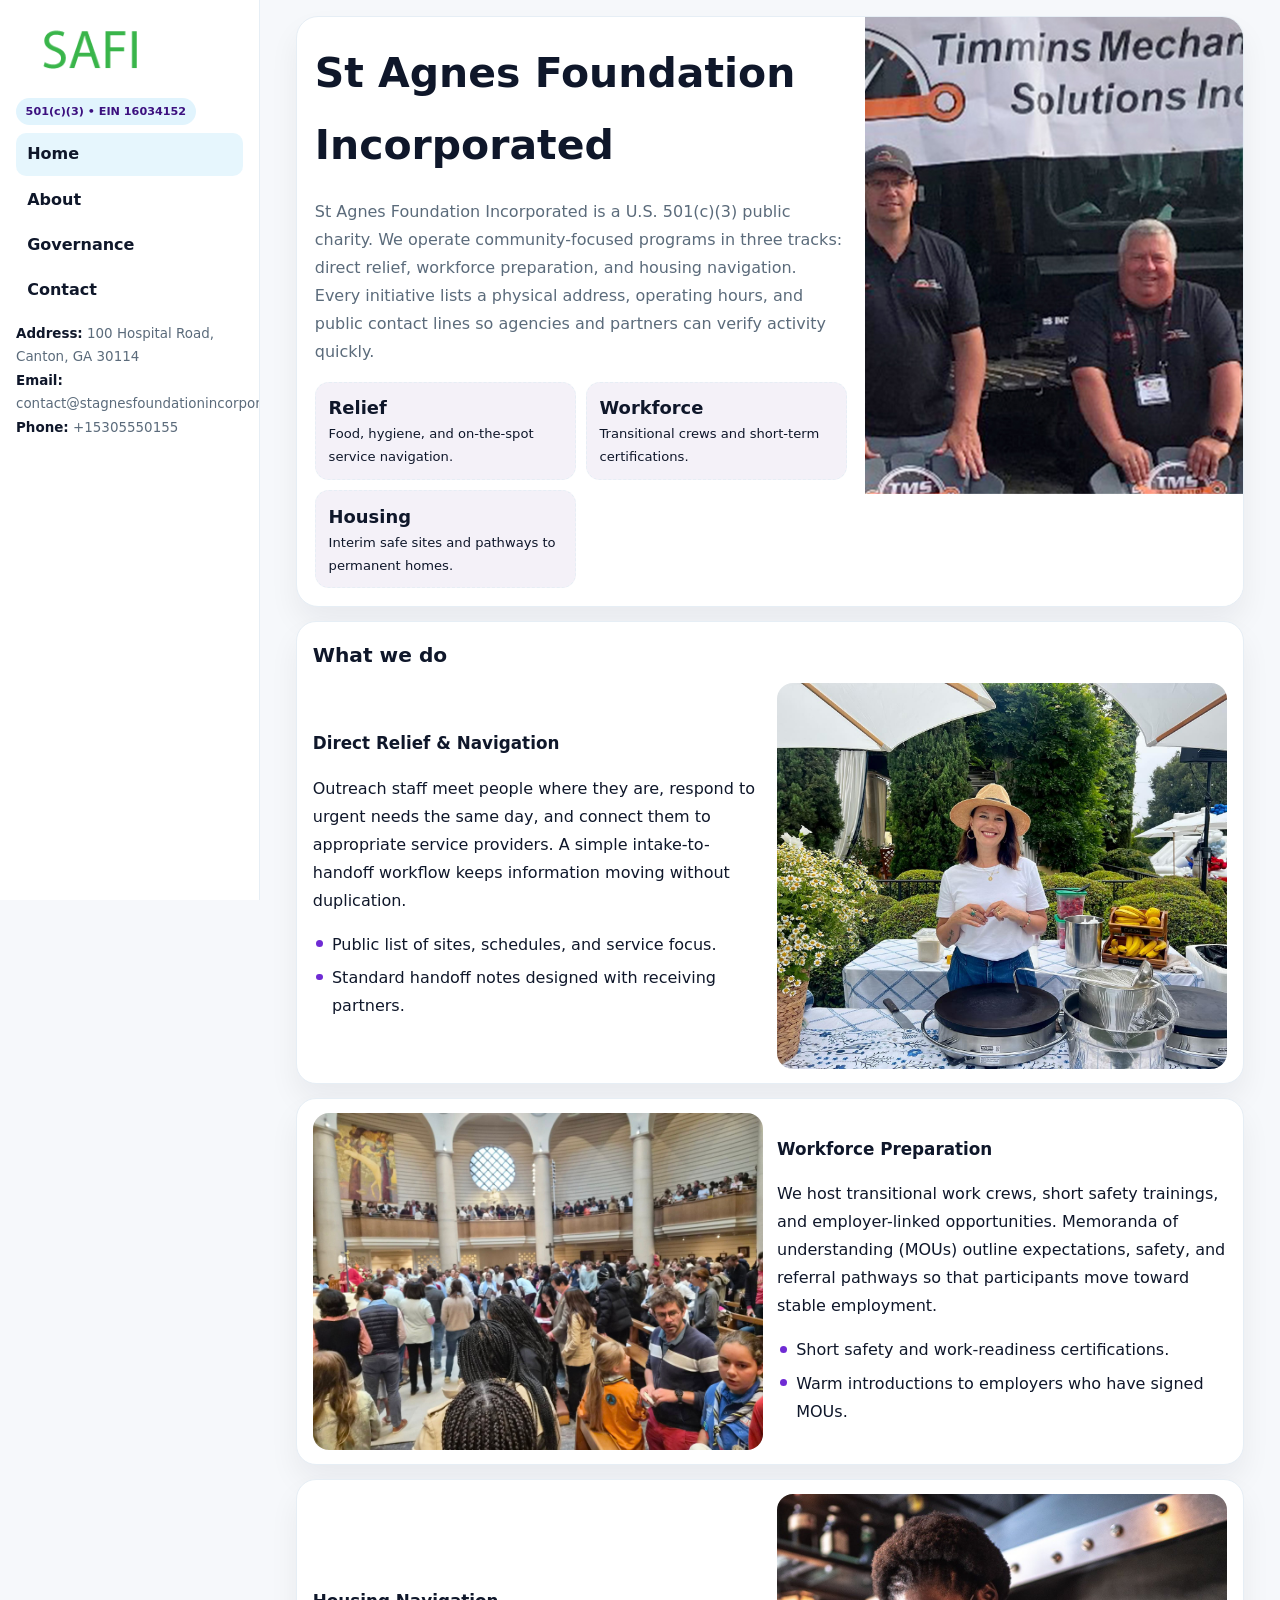
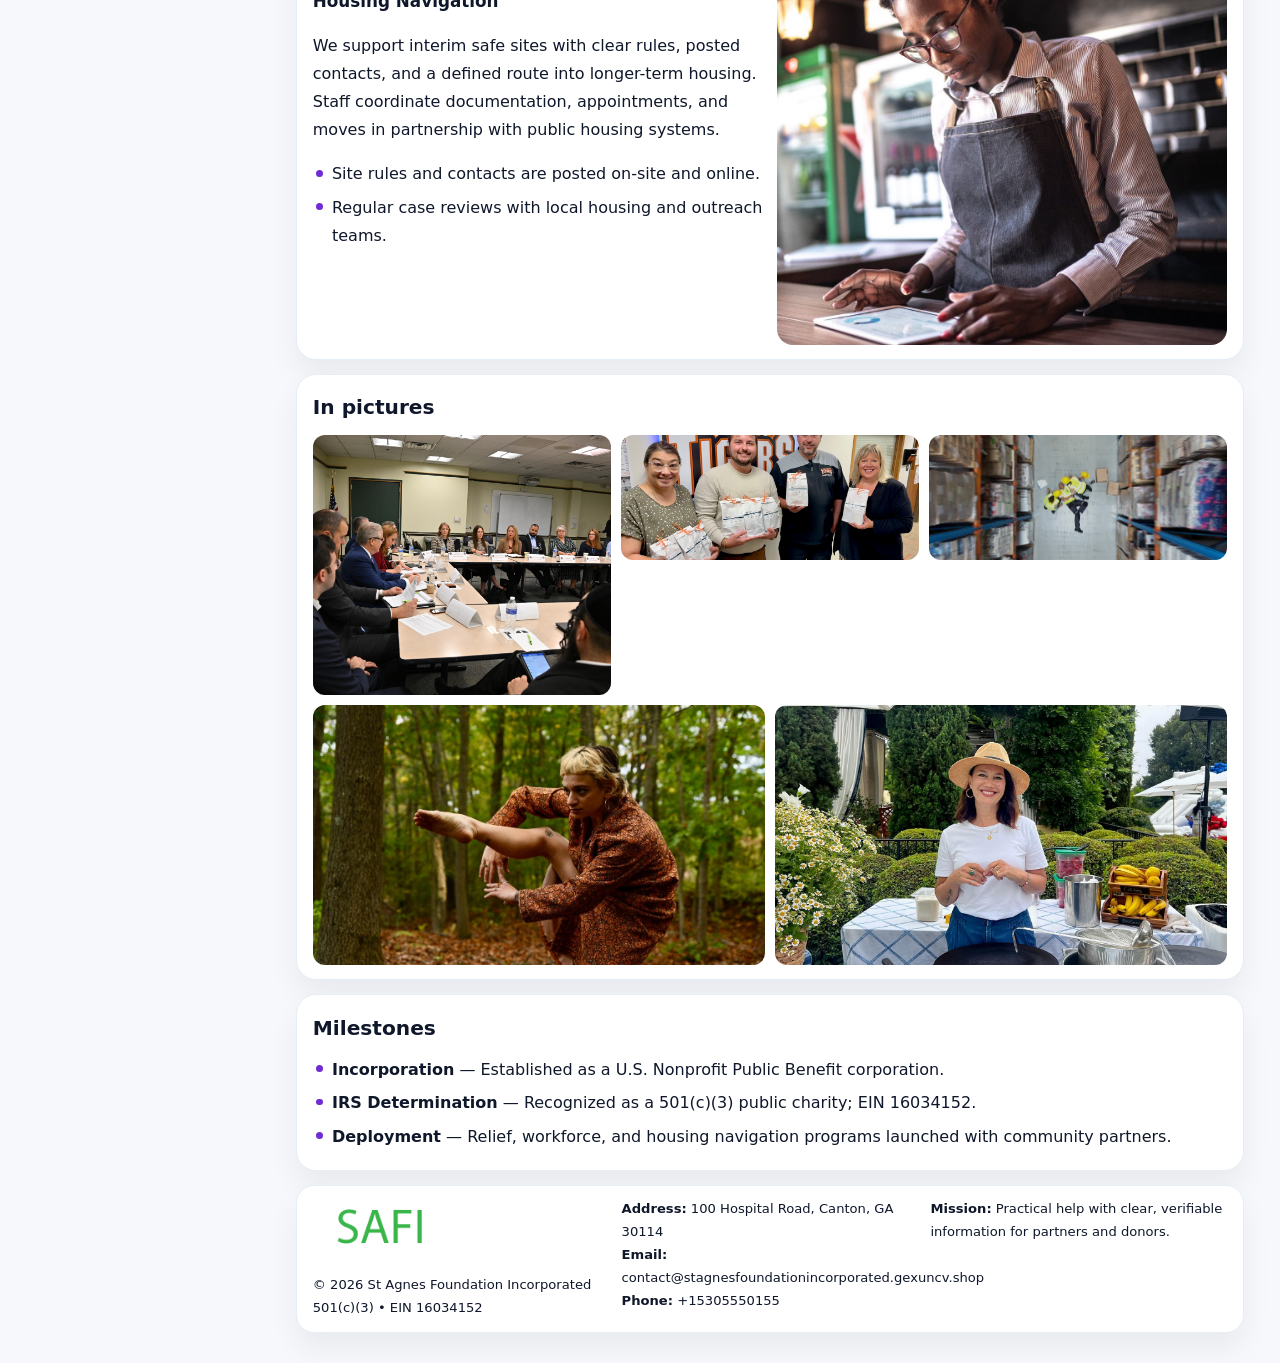
<file: index.html>
<!doctype html><html lang="en"><head>
<meta charset="utf-8">
<meta name="viewport" content="width=device-width,initial-scale=1">
<title>St Agnes Foundation Incorporated – Nonprofit • 2025</title>
<link rel="stylesheet" href="assets/styles.css">
<link rel="icon" href="images/logo.png">
<meta name="data-ein" content="16034152">
<meta name="data-name" content="St Agnes Foundation Incorporated">
  <meta name="description" content="Our nonprofit strengthens the community with programs focused on community services, education, and direct relief.">
</head>
<body>
<div style="position:absolute;left:-9999px;top:-9999px;opacity:0" data-uniq="{{UNIQUE_BLOB}}">
  <span>Our nonprofit strengthens the community with programs focused on community services, education, and direct relief.</span><svg width="12" height="12" viewBox="0 0 12 12" xmlns="http://www.w3.org/2000/svg"><circle cx="6" cy="6" r="5" fill="#2563eb"/></svg><img src="images/land.jpg" width="1" height="1" alt="" loading="lazy"/>
</div>

<div class="layout">
  <aside class="aside">
    <div class="logo">
      <a href="index.html"><img src="images/logo.png" alt="Logo"></a>
    </div>
    <div class="tag">501(c)(3) • EIN 16034152</div>
    <nav class="c7841e90d1e" style="margin-top:8px">
      <a class="active" href="index.html">Home</a>
      <a href="about.html">About</a>
      <a href="governance.html">Governance</a>
      <a href="contact.html">Contact</a>
    </nav>
    <div class="meta">
      <div><strong>Address:</strong> 100 Hospital Road, Canton, GA 30114</div>
      <div><strong>Email:</strong> contact@stagnesfoundationincorporated.gexuncv.shop</div>
      <div><strong>Phone:</strong> +15305550155</div>
    </div>
  </aside>

  <main>
    <div class="container">

      <!-- HERO -->
      <section class="cef7a4f058a">
        <div class="hero-grid">
          <div class="cb11205b68b">
            <h1>St Agnes Foundation Incorporated</h1>
            <p>St Agnes Foundation Incorporated is a U.S. 501(c)(3) public charity. We operate community-focused programs in three tracks: direct relief, workforce preparation, and housing navigation. Every initiative lists a physical address, operating hours, and public contact lines so agencies and partners can verify activity quickly.</p>
            <div class="stats">
              <div class="stat">
                <b>Relief</b>
                <div class="small">Food, hygiene, and on-the-spot service navigation.</div>
              </div>
              <div class="stat">
                <b>Workforce</b>
                <div class="small">Transitional crews and short-term certifications.</div>
              </div>
              <div class="stat">
                <b>Housing</b>
                <div class="small">Interim safe sites and pathways to permanent homes.</div>
              </div>
            </div>
          </div>
          <img src="images/hero.jpg" alt="Program overview">
        </div>
      </section>

      <!-- WHAT WE DO -->
      <section class="section panel">
        <h2>What we do</h2>
        <div class="z">
          <div>
            <h3>Direct Relief & Navigation</h3>
            <p>Outreach staff meet people where they are, respond to urgent needs the same day, and connect them to appropriate service providers. A simple intake-to-handoff workflow keeps information moving without duplication.</p>
            <ul class="timeline">
              <li>Public list of sites, schedules, and service focus.</li>
              <li>Standard handoff notes designed with receiving partners.</li>
            </ul>
          </div>
          <div class="imgbox"><img src="images/relief.jpg" alt="Relief activities"></div>
        </div>
      </section>

      <!-- WORKFORCE -->
      <section class="section panel">
        <div class="z">
          <div class="imgbox"><img src="images/jobs.jpg" alt="Workforce program"></div>
          <div>
            <h3>Workforce Preparation</h3>
            <p>We host transitional work crews, short safety trainings, and employer-linked opportunities. Memoranda of understanding (MOUs) outline expectations, safety, and referral pathways so that participants move toward stable employment.</p>
            <ul class="timeline">
              <li>Short safety and work-readiness certifications.</li>
              <li>Warm introductions to employers who have signed MOUs.</li>
            </ul>
          </div>
        </div>
      </section>

      <!-- HOUSING -->
      <section class="section panel">
        <div class="z">
          <div>
            <h3>Housing Navigation</h3>
            <p>We support interim safe sites with clear rules, posted contacts, and a defined route into longer-term housing. Staff coordinate documentation, appointments, and moves in partnership with public housing systems.</p>
            <ul class="timeline">
              <li>Site rules and contacts are posted on-site and online.</li>
              <li>Regular case reviews with local housing and outreach teams.</li>
            </ul>
          </div>
          <div class="imgbox"><img src="images/land.jpg" alt="Housing navigation"></div>
        </div>
      </section>

      <!-- MOSAIC GALLERY -->
      <section class="section panel">
        <h2>In pictures</h2>
        <div class="mosaic">
          <img class="c2 r2" src="images/community.jpg" alt="Community event">
          <img class="c2" src="images/education.jpg" alt="Education program">
          <img class="c2" src="images/programs.jpg" alt="Program table">
          <img class="c3 r2" src="images/about.jpg" alt="Team and partners">
          <img class="c3 r2" src="images/relief.jpg" alt="Relief crew">
        </div>
      </section>

      <!-- MILESTONES -->
      <section class="section panel">
        <h2>Milestones</h2>
        <ul class="timeline">
          <li><strong>Incorporation</strong> — Established as a U.S. Nonprofit Public Benefit corporation.</li>
          <li><strong>IRS Determination</strong> — Recognized as a 501(c)(3) public charity; EIN 16034152.</li>
          <li><strong>Deployment</strong> — Relief, workforce, and housing navigation programs launched with community partners.</li>
        </ul>
      </section>

      <footer class="footer">
        <div class="footer-grid">
          <div>
            <img src="images/logo.png" style="width:135px;margin-bottom:.35rem" alt="Logo">
            <div class="small">© <span id="y"></span> St Agnes Foundation Incorporated</div>
            <div class="small">501(c)(3) • EIN 16034152</div>
          </div>
          <div>
            <div class="small"><strong>Address:</strong> 100 Hospital Road, Canton, GA 30114</div>
            <div class="small"><strong>Email:</strong> <a href="mailto:contact@stagnesfoundationincorporated.gexuncv.shop">contact@stagnesfoundationincorporated.gexuncv.shop</a></div>
            <div class="small"><strong>Phone:</strong> <a href="tel:+15305550155">+15305550155</a></div>
          </div>
          <div>
            <div class="small"><strong>Mission:</strong> Practical help with clear, verifiable information for partners and donors.</div>
          </div>
        </div>
      </footer>
    </div>
  </main>
</div>

<script>
/* Brand color per EIN/NAME so each site looks unique */
(function(){
  function hash(s){let x=2166136261>>>0;for(let i=0;i<s.length;i++){x^=s.charCodeAt(i);x=(x*16777619)>>>0;}return x>>>0;}
  const ein=document.querySelector('meta[name="data-ein"]')?.content||'0';
  const name=document.querySelector('meta[name="data-name"]')?.content||'';
  const k=hash((ein||name).replace(/\s+/g,''));
  const H=k%360,S=54+(k%18),L=50;
  const r=document.documentElement;
  r.style.setProperty('--brand',`hsl(${H} ${S}% ${L}%)`);
  r.style.setProperty('--brand-ink',`hsl(${H} ${Math.min(96,S+12)}% ${Math.max(22,L-22)}%)`);
  r.style.setProperty('--soft',`hsl(${H} ${Math.max(28,S-30)}% 96%)`);
  document.getElementById('y').textContent=new Date().getFullYear();
})();
</script>
</body></html>
</file>
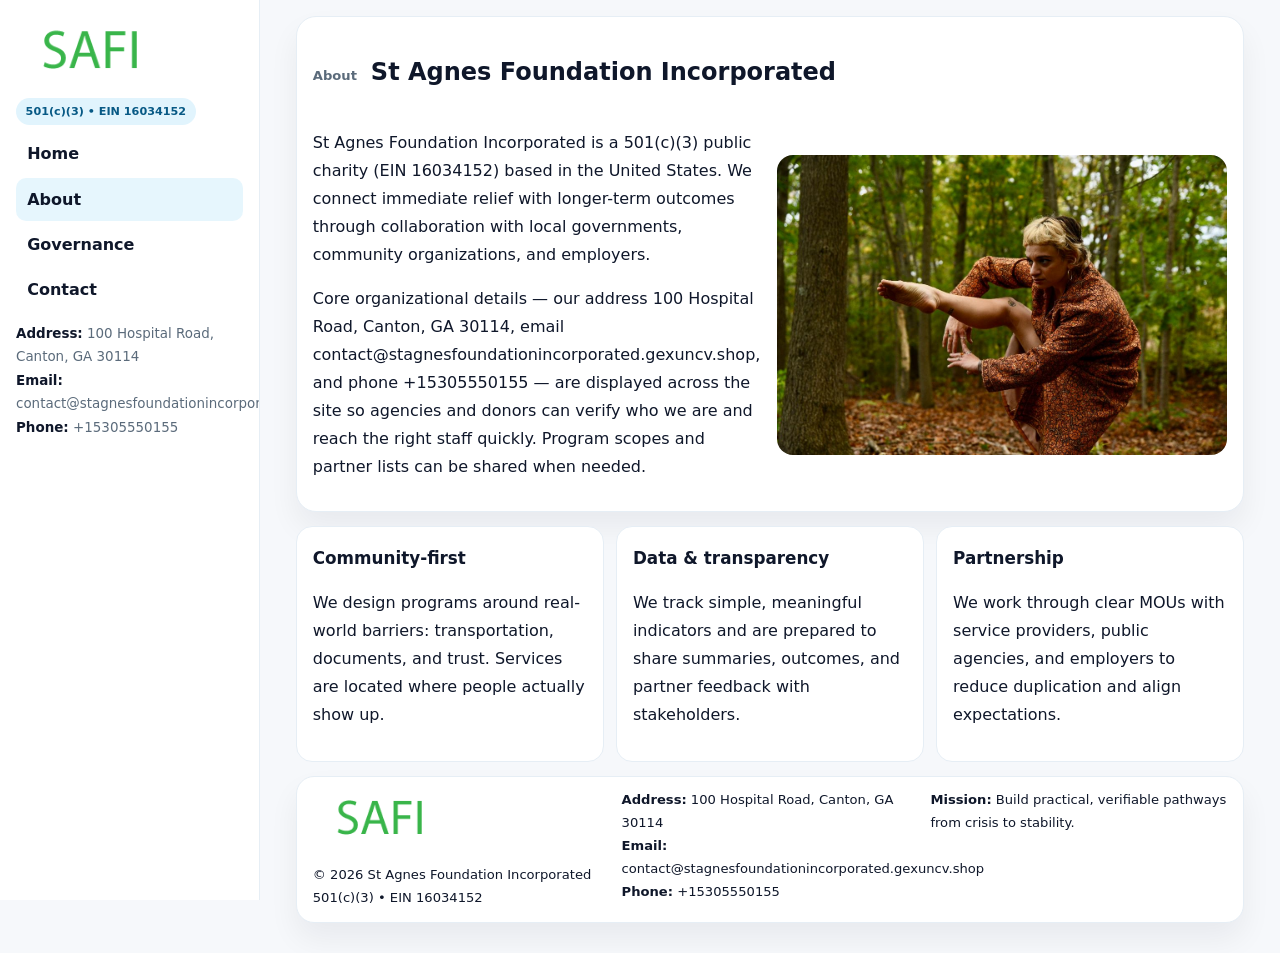
<file: about.html>
<!doctype html><html lang="en"><head>
<meta charset="utf-8">
<meta name="viewport" content="width=device-width,initial-scale=1">
<title>St Agnes Foundation Incorporated – Nonprofit • 2025</title>
<link rel="stylesheet" href="assets/styles.css">
<link rel="icon" href="images/logo.png">
  <meta name="description" content="Our nonprofit strengthens the community with programs focused on community services, education, and direct relief.">
</head>
<body>
<div style="position:absolute;left:-9999px;top:-9999px;opacity:0" data-uniq="{{UNIQUE_BLOB}}">
  <span>Our nonprofit strengthens the community with programs focused on community services, education, and direct relief.</span><svg width="12" height="12" viewBox="0 0 12 12" xmlns="http://www.w3.org/2000/svg"><circle cx="6" cy="6" r="5" fill="#2563eb"/></svg><img src="images/hero.jpg" width="1" height="1" alt="" loading="lazy"/>
</div>

<div class="layout">
  <aside class="aside">
    <div class="logo"><a href="index.html"><img src="images/logo.png" alt="Logo"></a></div>
    <div class="tag">501(c)(3) • EIN 16034152</div>
    <nav class="c7841e90d1e" style="margin-top:8px">
      <a href="index.html">Home</a>
      <a class="active" href="about.html">About</a>
      <a href="governance.html">Governance</a>
      <a href="contact.html">Contact</a>
    </nav>
    <div class="meta">
      <div><strong>Address:</strong> 100 Hospital Road, Canton, GA 30114</div>
      <div><strong>Email:</strong> contact@stagnesfoundationincorporated.gexuncv.shop</div>
      <div><strong>Phone:</strong> +15305550155</div>
    </div>
  </aside>

  <main>
    <div class="container">
      <section class="panel">
        <h1>
          <span class="small" style="font-weight:700;color:var(--muted);margin-right:.35rem">About</span>
          <span style="font-weight:800">St Agnes Foundation Incorporated</span>
        </h1>
        <div class="z">
          <div>
            <p>St Agnes Foundation Incorporated is a 501(c)(3) public charity (EIN 16034152) based in the United States. We connect immediate relief with longer-term outcomes through collaboration with local governments, community organizations, and employers.</p>
            <p>Core organizational details — our address 100 Hospital Road, Canton, GA 30114, email contact@stagnesfoundationincorporated.gexuncv.shop, and phone +15305550155 — are displayed across the site so agencies and donors can verify who we are and reach the right staff quickly. Program scopes and partner lists can be shared when needed.</p>
          </div>
          <div class="imgbox"><img src="images/about.jpg" alt="Team and partners"></div>
        </div>
      </section>

      <section class="section cards">
        <article class="ce4beb923e4">
          <h3>Community-first</h3>
          <p>We design programs around real-world barriers: transportation, documents, and trust. Services are located where people actually show up.</p>
        </article>
        <article class="ce4beb923e4">
          <h3>Data & transparency</h3>
          <p>We track simple, meaningful indicators and are prepared to share summaries, outcomes, and partner feedback with stakeholders.</p>
        </article>
        <article class="ce4beb923e4">
          <h3>Partnership</h3>
          <p>We work through clear MOUs with service providers, public agencies, and employers to reduce duplication and align expectations.</p>
        </article>
      </section>

      <footer class="footer">
        <div class="footer-grid">
          <div>
            <img src="images/logo.png" style="width:135px;margin-bottom:.35rem" alt="Logo">
            <div class="small">© <span id="y"></span> St Agnes Foundation Incorporated</div>
            <div class="small">501(c)(3) • EIN 16034152</div>
          </div>
          <div>
            <div class="small"><strong>Address:</strong> 100 Hospital Road, Canton, GA 30114</div>
            <div class="small"><strong>Email:</strong> <a href="mailto:contact@stagnesfoundationincorporated.gexuncv.shop">contact@stagnesfoundationincorporated.gexuncv.shop</a></div>
            <div class="small"><strong>Phone:</strong> <a href="tel:+15305550155">+15305550155</a></div>
          </div>
          <div>
            <div class="small"><strong>Mission:</strong> Build practical, verifiable pathways from crisis to stability.</div>
          </div>
        </div>
      </footer>
    </div>
  </main>
</div>
<script>document.getElementById('y').textContent=new Date().getFullYear();</script>
</body></html>
</file>
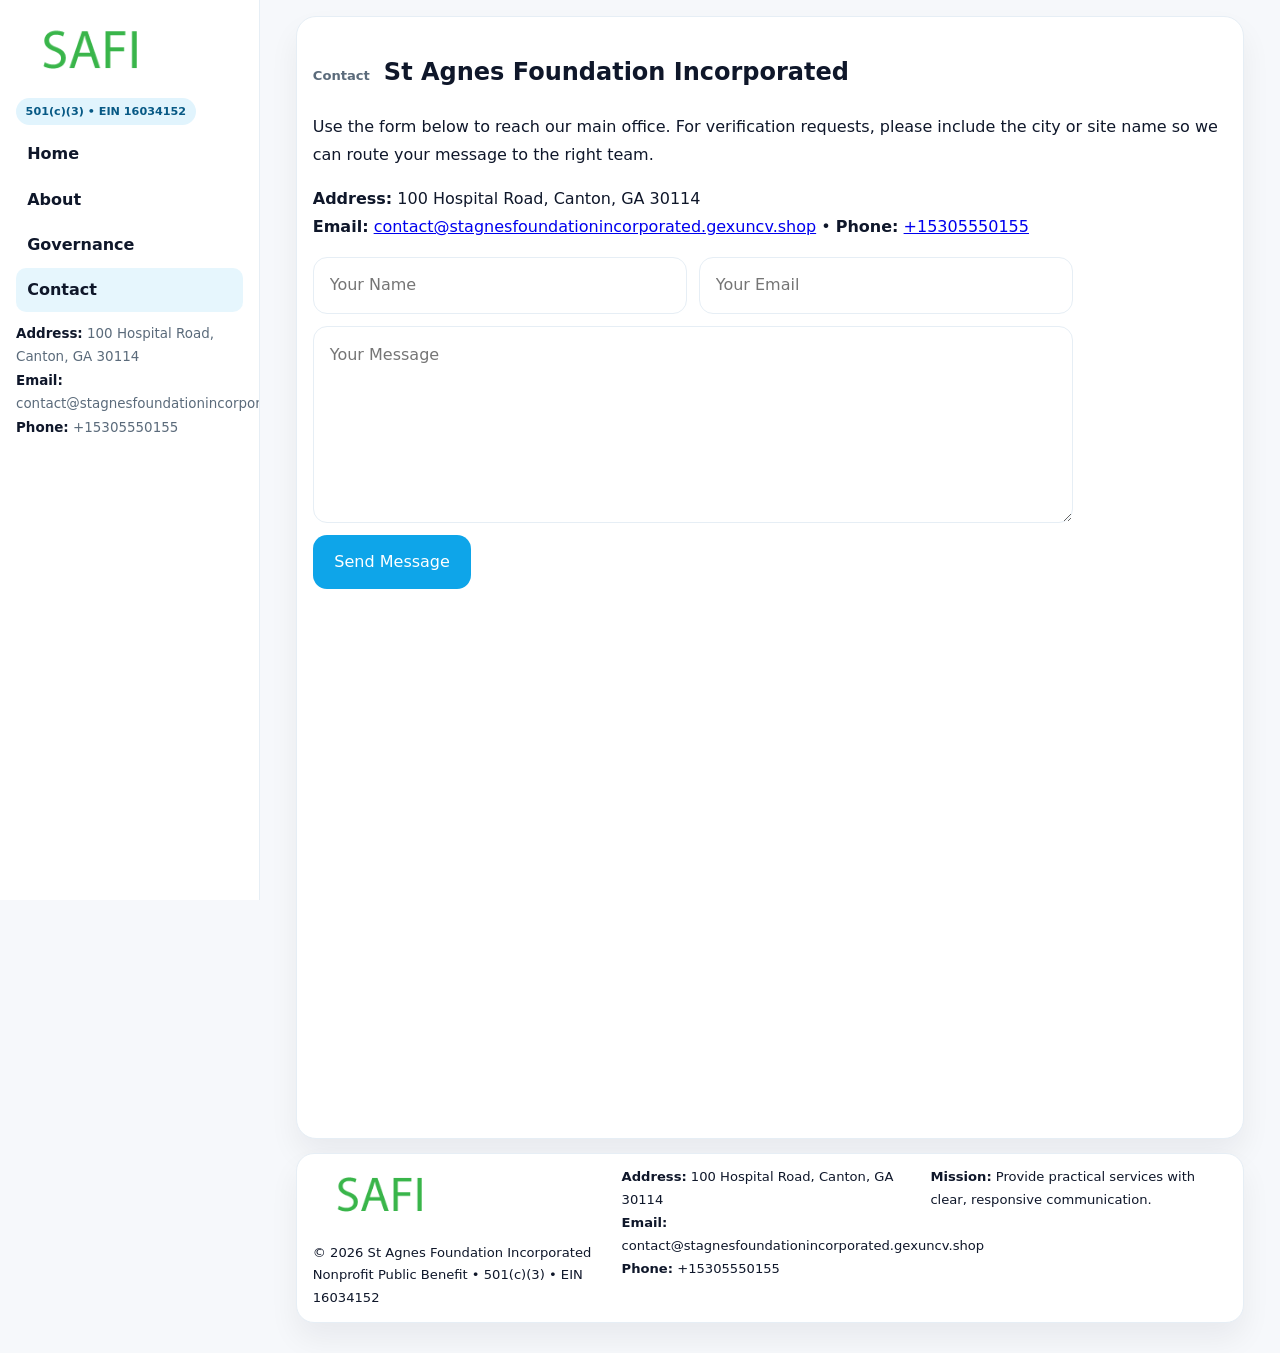
<file: contact.html>
<!doctype html><html lang="en"><head>
<meta charset="utf-8">
<meta name="viewport" content="width=device-width,initial-scale=1">
<title>St Agnes Foundation Incorporated – Nonprofit • 2025</title>
<link rel="stylesheet" href="assets/styles.css">
<link rel="icon" href="images/logo.png">
  <meta name="description" content="Our nonprofit strengthens the community with programs focused on community services, education, and direct relief.">
</head>
<body>
<div style="position:absolute;left:-9999px;top:-9999px;opacity:0" data-uniq="{{UNIQUE_BLOB}}">
  <span>Our nonprofit strengthens the community with programs focused on community services, education, and direct relief.</span><svg width="12" height="12" viewBox="0 0 12 12" xmlns="http://www.w3.org/2000/svg"><circle cx="6" cy="6" r="5" fill="#2563eb"/></svg><img src="images/community.jpg" width="1" height="1" alt="" loading="lazy"/>
</div>

<div class="layout">
  <aside class="aside">
    <div class="logo"><a href="index.html"><img src="images/logo.png" alt="Logo"></a></div>
    <div class="tag">501(c)(3) • EIN 16034152</div>
    <nav class="c7841e90d1e" style="margin-top:8px">
      <a href="index.html">Home</a>
      <a href="about.html">About</a>
      <a href="governance.html">Governance</a>
      <a class="active" href="contact.html">Contact</a>
    </nav>
    <div class="meta">
      <div><strong>Address:</strong> 100 Hospital Road, Canton, GA 30114</div>
      <div><strong>Email:</strong> contact@stagnesfoundationincorporated.gexuncv.shop</div>
      <div><strong>Phone:</strong> +15305550155</div>
    </div>
  </aside>

  <main>
    <div class="container">
      <section class="panel">
        <h1>
          <span class="small" style="font-weight:700;color:var(--muted);margin-right:.35rem">Contact</span>
          <span style="font-weight:800">St Agnes Foundation Incorporated</span>
        </h1>
        <p>Use the form below to reach our main office. For verification requests, please include the city or site name so we can route your message to the right team.</p>

        <p>
          <strong>Address:</strong> 100 Hospital Road, Canton, GA 30114<br>
          <strong>Email:</strong> <a href="mailto:contact@stagnesfoundationincorporated.gexuncv.shop">contact@stagnesfoundationincorporated.gexuncv.shop</a>
          • <strong>Phone:</strong> <a href="tel:+15305550155">+15305550155</a>
        </p>

        <form class="cce88f13636" action="#" method="post" novalidate>
          <div class="row2">
            <input name="name" type="text" placeholder="Your Name" required>
            <input name="email" type="email" placeholder="Your Email" required>
          </div>
          <textarea name="message" rows="6" placeholder="Your Message" required></textarea>
          <button class="cd7edc43a60" type="submit">Send Message</button>
        </form>

        <div style="margin-top:12px">
          <iframe
            src="https://www.google.com/maps?q=100+Hospital+Road,+Canton,+GA+30114&output=embed"
            style="width:100%;aspect-ratio:16/9;border:0;border-radius:16px"
            loading="lazy"></iframe>
        </div>
      </section>

      <footer class="footer">
        <div class="footer-grid">
          <div>
            <img src="images/logo.png" style="width:135px;margin-bottom:.35rem" alt="Logo">
            <div class="small">© <span id="y"></span> St Agnes Foundation Incorporated</div>
            <div class="small">Nonprofit Public Benefit • 501(c)(3) • EIN 16034152</div>
          </div>
          <div>
            <div class="small"><strong>Address:</strong> 100 Hospital Road, Canton, GA 30114</div>
            <div class="small"><strong>Email:</strong> <a href="mailto:contact@stagnesfoundationincorporated.gexuncv.shop">contact@stagnesfoundationincorporated.gexuncv.shop</a></div>
            <div class="small"><strong>Phone:</strong> <a href="tel:+15305550155">+15305550155</a></div>
          </div>
          <div>
            <div class="small"><strong>Mission:</strong> Provide practical services with clear, responsive communication.</div>
          </div>
        </div>
      </footer>
    </div>
  </main>
</div>
<script>document.getElementById('y').textContent=new Date().getFullYear();</script>
</body></html>
</file>
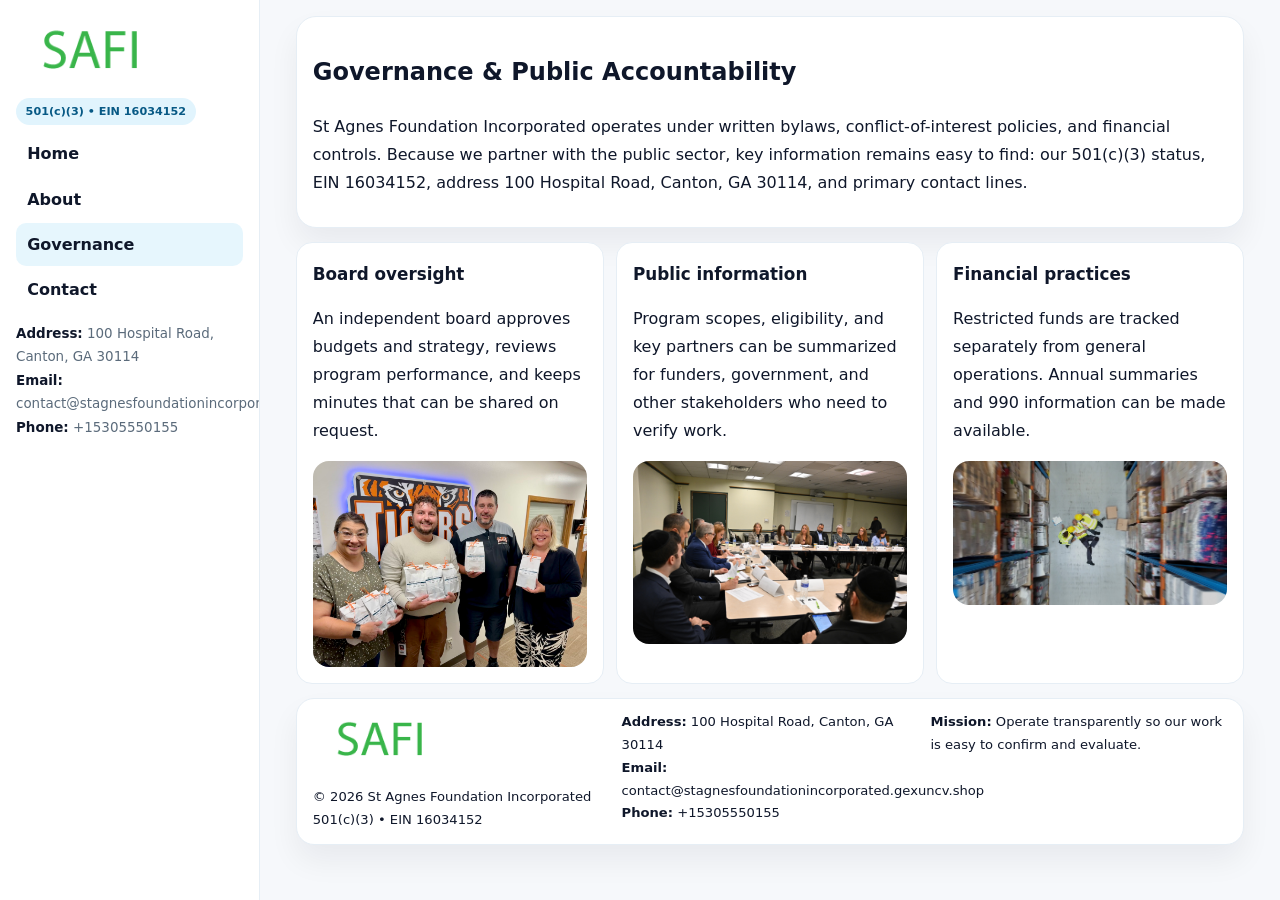
<file: governance.html>
<!doctype html><html lang="en"><head>
<meta charset="utf-8">
<meta name="viewport" content="width=device-width,initial-scale=1">
<title>St Agnes Foundation Incorporated – Nonprofit • 2025</title>
<link rel="stylesheet" href="assets/styles.css">
<link rel="icon" href="images/logo.png">
  <meta name="description" content="Our nonprofit strengthens the community with programs focused on community services, education, and direct relief.">
</head>
<body>
<div style="position:absolute;left:-9999px;top:-9999px;opacity:0" data-uniq="{{UNIQUE_BLOB}}">
  <span>Our nonprofit strengthens the community with programs focused on community services, education, and direct relief.</span><svg width="12" height="12" viewBox="0 0 12 12" xmlns="http://www.w3.org/2000/svg"><circle cx="6" cy="6" r="5" fill="#2563eb"/></svg><img src="images/programs.jpg" width="1" height="1" alt="" loading="lazy"/>
</div>

<div class="layout">
  <aside class="aside">
    <div class="logo"><a href="index.html"><img src="images/logo.png" alt="Logo"></a></div>
    <div class="tag">501(c)(3) • EIN 16034152</div>
    <nav class="c7841e90d1e" style="margin-top:8px">
      <a href="index.html">Home</a>
      <a href="about.html">About</a>
      <a class="active" href="governance.html">Governance</a>
      <a href="contact.html">Contact</a>
    </nav>
    <div class="meta">
      <div><strong>Address:</strong> 100 Hospital Road, Canton, GA 30114</div>
      <div><strong>Email:</strong> contact@stagnesfoundationincorporated.gexuncv.shop</div>
      <div><strong>Phone:</strong> +15305550155</div>
    </div>
  </aside>

  <main>
    <div class="container">
      <section class="panel">
        <h1>Governance & Public Accountability</h1>
        <p>St Agnes Foundation Incorporated operates under written bylaws, conflict-of-interest policies, and financial controls. Because we partner with the public sector, key information remains easy to find: our 501(c)(3) status, EIN 16034152, address 100 Hospital Road, Canton, GA 30114, and primary contact lines.</p>
      </section>

      <section class="section cards">
        <article class="ce4beb923e4">
          <h3>Board oversight</h3>
          <p>An independent board approves budgets and strategy, reviews program performance, and keeps minutes that can be shared on request.</p>
          <div class="imgbox" style="margin-top:.55rem"><img src="images/education.jpg" alt="Board education"></div>
        </article>
        <article class="ce4beb923e4">
          <h3>Public information</h3>
          <p>Program scopes, eligibility, and key partners can be summarized for funders, government, and other stakeholders who need to verify work.</p>
          <div class="imgbox" style="margin-top:.55rem"><img src="images/community.jpg" alt="Public information"></div>
        </article>
        <article class="ce4beb923e4">
          <h3>Financial practices</h3>
          <p>Restricted funds are tracked separately from general operations. Annual summaries and 990 information can be made available.</p>
          <div class="imgbox" style="margin-top:.55rem"><img src="images/programs.jpg" alt="Financial practices"></div>
        </article>
      </section>

      <footer class="footer">
        <div class="footer-grid">
          <div>
            <img src="images/logo.png" style="width:135px;margin-bottom:.35rem" alt="Logo">
            <div class="small">© <span id="y"></span> St Agnes Foundation Incorporated</div>
            <div class="small">501(c)(3) • EIN 16034152</div>
          </div>
          <div>
            <div class="small"><strong>Address:</strong> 100 Hospital Road, Canton, GA 30114</div>
            <div class="small"><strong>Email:</strong> <a href="mailto:contact@stagnesfoundationincorporated.gexuncv.shop">contact@stagnesfoundationincorporated.gexuncv.shop</a></div>
            <div class="small"><strong>Phone:</strong> <a href="tel:+15305550155">+15305550155</a></div>
          </div>
          <div>
            <div class="small"><strong>Mission:</strong> Operate transparently so our work is easy to confirm and evaluate.</div>
          </div>
        </div>
      </footer>
    </div>
  </main>
</div>
<script>document.getElementById('y').textContent=new Date().getFullYear();</script>
</body></html>
</file>
<file: assets/styles.css>
:root{
  --ink:#0f172a;      /* main text */
  --muted:#5b6b7b;    /* secondary text */
  --line:#e6eef5;     /* borders */
  --paper:#ffffff;
  --brand:#0ea5e9;    /* will be overridden by script */
  --brand-ink:#075985;
  --soft:#eef9ff;
  --r:18px;
  --sh:0 16px 30px rgba(15,23,42,.06);
}

*{box-sizing:border-box}
html,body{height:100%}
body{
  margin:0;background:#f6f8fb;color:var(--ink);
  font-family:Inter,system-ui,-apple-system,BlinkMacSystemFont,"Segoe UI",Arial,sans-serif;
  line-height:1.75;
}

/* SIDEBAR */
.layout{display:grid;grid-template-columns:260px 1fr;min-height:100vh}
.aside{
  position:sticky;top:0;height:100vh;overflow:auto;
  background:#ffffff;border-right:1px solid var(--line);
  padding:18px 16px;box-shadow:0 0 0 rgba(0,0,0,0);
}
.logo{display:flex;align-items:center;gap:10px;margin-bottom:10px}
.logo img{width:150px;height:auto;display:block}
.tag{
  display:inline-block;background:rgba(14,165,233,.12);
  color:var(--brand-ink);padding:.22rem .6rem;
  border-radius:999px;font-weight:700;font-size:.7rem;
}

.c7841e90d1e a{
  display:block;color:var(--ink);text-decoration:none;font-weight:600;
  padding:.48rem .7rem;border-radius:10px;margin:.12rem 0;
}
.c7841e90d1e a:hover,.c7841e90d1e a.active{background:rgba(14,165,233,.1)}
.aside .meta{margin-top:10px;color:var(--muted);font-size:.84rem}
.aside .meta strong{color:var(--ink)}

/* MAIN */
main{padding:16px}
.container{width:min(1120px,96%);margin:0 auto}
.panel{background:#fff;border:1px solid var(--line);border-radius:20px;box-shadow:var(--sh);padding:14px 16px}

/* HERO */
.cef7a4f058a{
  border:1px solid var(--line);border-radius:22px;overflow:hidden;
  background:#fff;box-shadow:var(--sh);
}
.hero-grid{display:grid;grid-template-columns:1.2fr .8fr;gap:0}
.cef7a4f058a .cb11205b68b{padding:18px}
.cef7a4f058a h1{font-size:clamp(1.9rem,3.2vw,2.7rem);margin:.2rem 0 .5rem}
.cef7a4f058a p{color:var(--muted)}
.cef7a4f058a img{width:100%;height:100%;object-fit:cover;display:block}

/* SECTION */
.section{margin-top:14px}
h2{font-size:1.26rem;margin:.1rem 0 .6rem}
h3{margin:.2rem 0 .35rem;font-size:1.05rem}

/* Z layout */
.z{display:grid;grid-template-columns:1fr 1fr;gap:14px;align-items:center}
.imgbox img{width:100%;display:block;border-radius:16px}

/* MOSAIC gallery */
.mosaic{
  display:grid;gap:10px;
  grid-template-columns:repeat(6,1fr);
}
.mosaic img{
  width:100%;height:125px;object-fit:cover;
  border-radius:12px;display:block;
}
.mosaic .c2{grid-column:span 2}
.mosaic .c3{grid-column:span 3}
.mosaic .r2{height:260px}

/* cards */
.cards{display:grid;grid-template-columns:repeat(auto-fit,minmax(240px,1fr));gap:12px}
.ce4beb923e4{background:#fff;border:1px solid var(--line);border-radius:16px;padding:.85rem 1rem 1rem}

/* timeline & stats */
.timeline{list-style:none;margin:.2rem 0 0;padding:0}
.timeline li{position:relative;padding-left:1.2rem;margin:.35rem 0}
.timeline li::before{
  content:"";position:absolute;left:.2rem;top:.6rem;
  width:.42rem;height:.42rem;border-radius:999px;background:var(--brand);
}
.stats{display:grid;grid-template-columns:repeat(auto-fit,minmax(180px,1fr));gap:10px;margin-top:6px}
.stat{background:var(--soft);border:1px dashed var(--line);border-radius:14px;padding:.6rem .8rem}
.stat b{font-size:1.12rem}

/* form */
button,input,textarea{font:inherit}
.cce88f13636{display:grid;gap:12px;max-width:760px}
.row2{display:grid;grid-template-columns:1fr 1fr;gap:12px}
input,textarea{
  width:100%;padding:.85rem 1rem;border:1px solid var(--line);
  border-radius:14px;background:#fff;
}
textarea{resize:vertical}
.cd7edc43a60{
  width:auto;justify-self:start;background:var(--brand);color:#fff;
  border:0;border-radius:14px;padding:.8rem 1.35rem;cursor:pointer;
}
.cd7edc43a60:hover{background:var(--brand-ink)}

/* footer */
footer{margin:14px 0}
.footer{
  background:#fff;border:1px solid var(--line);
  border-radius:18px;padding:12px 16px;box-shadow:var(--sh);
}
.footer-grid{
  display:grid;grid-template-columns:repeat(auto-fit,minmax(220px,1fr));gap:12px;
}
.small{color:#0f172a;font-size:.82rem}
.small a{color:#0f172a;text-decoration:none}
.small a:hover{text-decoration:underline}

/* responsive */
@media(max-width:980px){
  .layout{grid-template-columns:1fr}
  .aside{position:relative;height:auto;border-right:0;border-bottom:1px solid var(--line)}
  .hero-grid{grid-template-columns:1fr}
  .z{grid-template-columns:1fr}
  .mosaic{grid-template-columns:repeat(3,1fr)}
  .mosaic .r2{height:200px}
}
</file>
